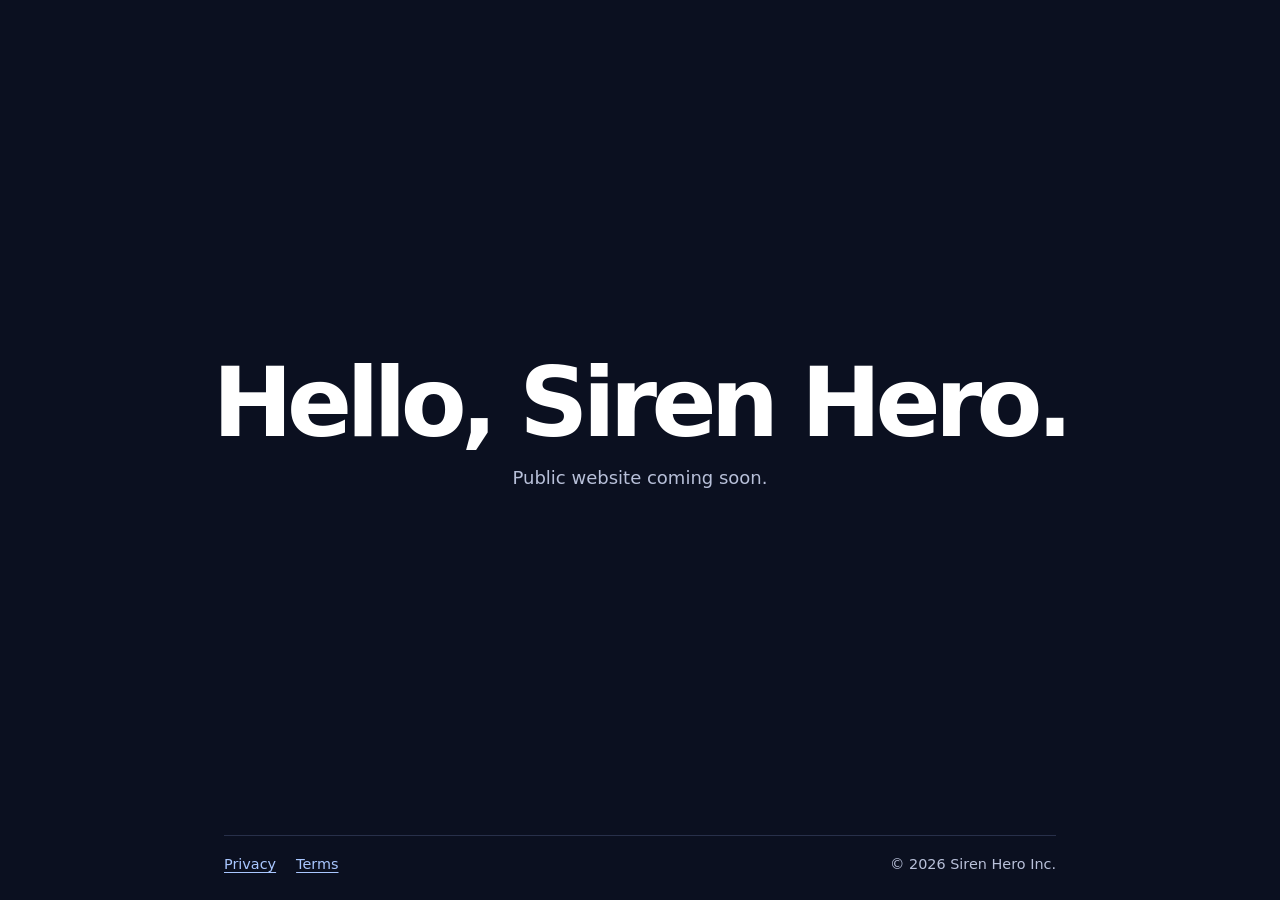
<file: index.html>
<!doctype html>
<html lang="en">
<head>
  <meta charset="utf-8" />
  <meta name="viewport" content="width=device-width, initial-scale=1" />
  <meta name="description" content="Siren Hero operational safety and dispatch tools." />
  <title>Siren Hero</title>
  <link rel="stylesheet" href="/styles.css" />
</head>
<body class="home">
  <main class="hero">
    <h1>Hello, Siren Hero.</h1>
    <p>Public website coming soon.</p>
  </main>

  <footer>
    <nav aria-label="Legal">
      <a href="/privacy">Privacy</a>
      <a href="/terms">Terms</a>
    </nav>
    <p>&copy; 2026 Siren Hero Inc.</p>
  </footer>
</body>
</html>
</file>
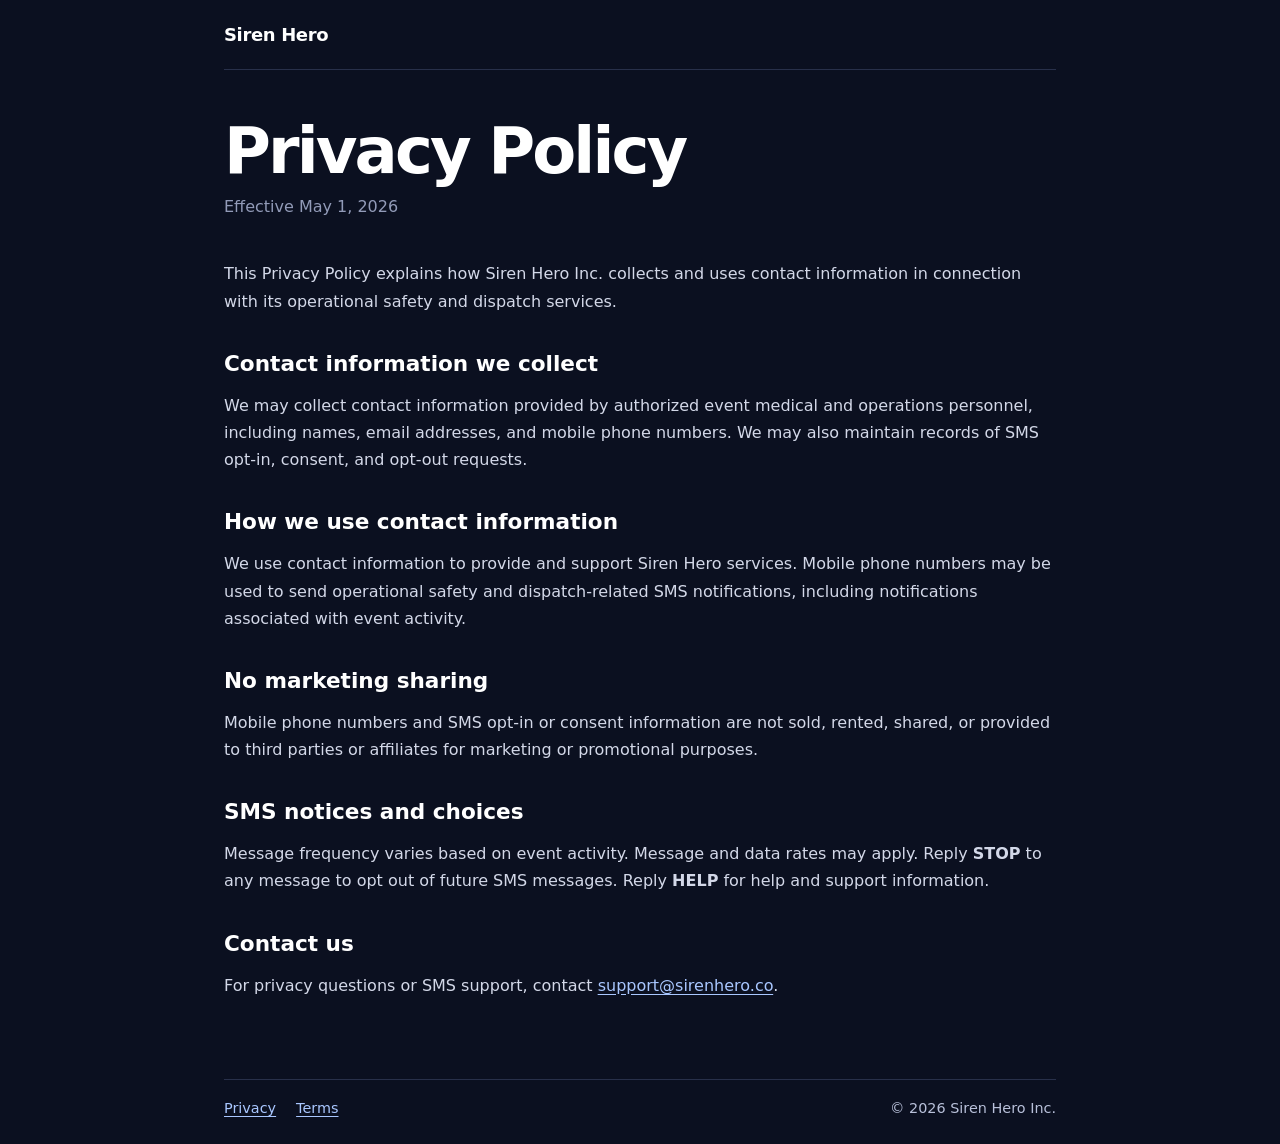
<file: privacy/index.html>
<!doctype html>
<html lang="en">
<head>
  <meta charset="utf-8" />
  <meta name="viewport" content="width=device-width, initial-scale=1" />
  <meta name="description" content="Siren Hero privacy policy." />
  <title>Privacy Policy | Siren Hero</title>
  <link rel="stylesheet" href="/styles.css" />
</head>
<body>
  <header class="site-header">
    <a href="/" aria-label="Siren Hero home">Siren Hero</a>
  </header>

  <main class="policy">
    <h1>Privacy Policy</h1>
    <p class="effective-date">Effective May 1, 2026</p>

    <p>This Privacy Policy explains how Siren Hero Inc. collects and uses contact information in connection with its operational safety and dispatch services.</p>

    <h2>Contact information we collect</h2>
    <p>We may collect contact information provided by authorized event medical and operations personnel, including names, email addresses, and mobile phone numbers. We may also maintain records of SMS opt-in, consent, and opt-out requests.</p>

    <h2>How we use contact information</h2>
    <p>We use contact information to provide and support Siren Hero services. Mobile phone numbers may be used to send operational safety and dispatch-related SMS notifications, including notifications associated with event activity.</p>

    <h2>No marketing sharing</h2>
    <p>Mobile phone numbers and SMS opt-in or consent information are not sold, rented, shared, or provided to third parties or affiliates for marketing or promotional purposes.</p>

    <h2>SMS notices and choices</h2>
    <p>Message frequency varies based on event activity. Message and data rates may apply. Reply <strong>STOP</strong> to any message to opt out of future SMS messages. Reply <strong>HELP</strong> for help and support information.</p>

    <h2>Contact us</h2>
    <p>For privacy questions or SMS support, contact <a href="mailto:support@sirenhero.co">support@sirenhero.co</a>.</p>
  </main>

  <footer>
    <nav aria-label="Legal">
      <a href="/privacy" aria-current="page">Privacy</a>
      <a href="/terms">Terms</a>
    </nav>
    <p>&copy; 2026 Siren Hero Inc.</p>
  </footer>
</body>
</html>
</file>
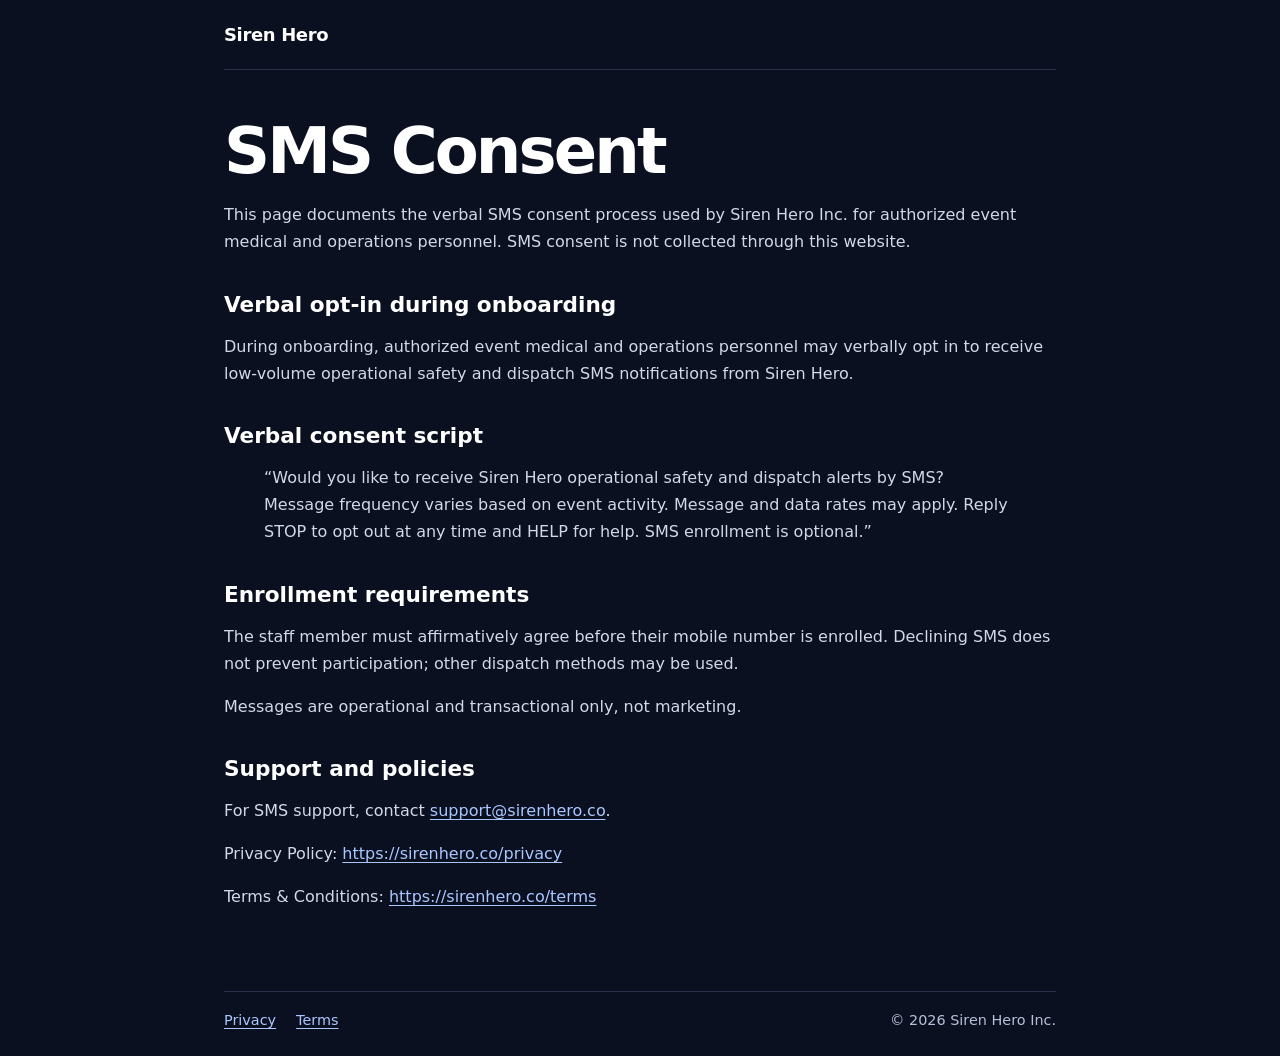
<file: sms-consent/index.html>
<!doctype html>
<html lang="en">
<head>
  <meta charset="utf-8" />
  <meta name="viewport" content="width=device-width, initial-scale=1" />
  <meta name="description" content="Siren Hero verbal SMS consent process." />
  <title>SMS Consent | Siren Hero</title>
  <link rel="stylesheet" href="/styles.css" />
</head>
<body>
  <header class="site-header">
    <a href="/" aria-label="Siren Hero home">Siren Hero</a>
  </header>

  <main class="policy">
    <h1>SMS Consent</h1>

    <p>This page documents the verbal SMS consent process used by Siren Hero Inc. for authorized event medical and operations personnel. SMS consent is not collected through this website.</p>

    <h2>Verbal opt-in during onboarding</h2>
    <p>During onboarding, authorized event medical and operations personnel may verbally opt in to receive low-volume operational safety and dispatch SMS notifications from Siren Hero.</p>

    <h2>Verbal consent script</h2>
    <blockquote>
      <p>“Would you like to receive Siren Hero operational safety and dispatch alerts by SMS? Message frequency varies based on event activity. Message and data rates may apply. Reply STOP to opt out at any time and HELP for help. SMS enrollment is optional.”</p>
    </blockquote>

    <h2>Enrollment requirements</h2>
    <p>The staff member must affirmatively agree before their mobile number is enrolled. Declining SMS does not prevent participation; other dispatch methods may be used.</p>
    <p>Messages are operational and transactional only, not marketing.</p>

    <h2>Support and policies</h2>
    <p>For SMS support, contact <a href="mailto:support@sirenhero.co">support@sirenhero.co</a>.</p>
    <p>Privacy Policy: <a href="https://sirenhero.co/privacy">https://sirenhero.co/privacy</a></p>
    <p>Terms &amp; Conditions: <a href="https://sirenhero.co/terms">https://sirenhero.co/terms</a></p>
  </main>

  <footer>
    <nav aria-label="Legal">
      <a href="/privacy">Privacy</a>
      <a href="/terms">Terms</a>
    </nav>
    <p>&copy; 2026 Siren Hero Inc.</p>
  </footer>
</body>
</html>
</file>
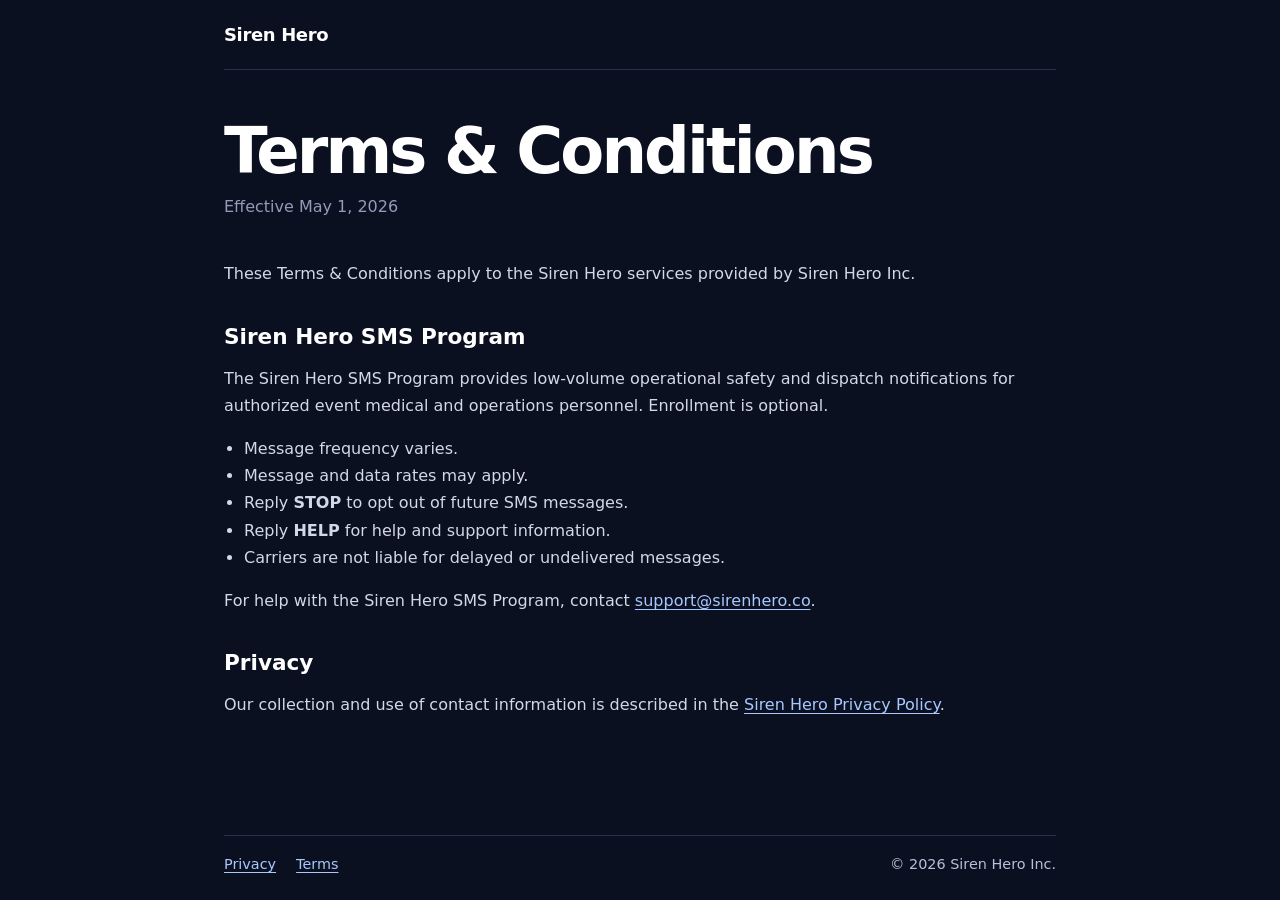
<file: terms/index.html>
<!doctype html>
<html lang="en">
<head>
  <meta charset="utf-8" />
  <meta name="viewport" content="width=device-width, initial-scale=1" />
  <meta name="description" content="Siren Hero terms and conditions." />
  <title>Terms &amp; Conditions | Siren Hero</title>
  <link rel="stylesheet" href="/styles.css" />
</head>
<body>
  <header class="site-header">
    <a href="/" aria-label="Siren Hero home">Siren Hero</a>
  </header>

  <main class="policy">
    <h1>Terms &amp; Conditions</h1>
    <p class="effective-date">Effective May 1, 2026</p>

    <p>These Terms &amp; Conditions apply to the Siren Hero services provided by Siren Hero Inc.</p>

    <h2>Siren Hero SMS Program</h2>
    <p>The Siren Hero SMS Program provides low-volume operational safety and dispatch notifications for authorized event medical and operations personnel. Enrollment is optional.</p>
    <ul>
      <li>Message frequency varies.</li>
      <li>Message and data rates may apply.</li>
      <li>Reply <strong>STOP</strong> to opt out of future SMS messages.</li>
      <li>Reply <strong>HELP</strong> for help and support information.</li>
      <li>Carriers are not liable for delayed or undelivered messages.</li>
    </ul>
    <p>For help with the Siren Hero SMS Program, contact <a href="mailto:support@sirenhero.co">support@sirenhero.co</a>.</p>

    <h2>Privacy</h2>
    <p>Our collection and use of contact information is described in the <a href="/privacy">Siren Hero Privacy Policy</a>.</p>
  </main>

  <footer>
    <nav aria-label="Legal">
      <a href="/privacy">Privacy</a>
      <a href="/terms" aria-current="page">Terms</a>
    </nav>
    <p>&copy; 2026 Siren Hero Inc.</p>
  </footer>
</body>
</html>
</file>
<file: styles.css>
:root {
  color-scheme: dark;
  font-family: system-ui, -apple-system, BlinkMacSystemFont, "Segoe UI", sans-serif;
  background: #0b1020;
  color: #ffffff;
}

* {
  box-sizing: border-box;
}

body {
  min-height: 100vh;
  margin: 0;
  display: flex;
  flex-direction: column;
  background: #0b1020;
  color: #ffffff;
}

a {
  color: #a9c7ff;
  text-underline-offset: 0.2em;
}

a:hover,
a:focus-visible {
  color: #ffffff;
}

.home .hero {
  flex: 1;
  display: grid;
  place-items: center;
  align-content: center;
  text-align: center;
  padding: 2rem;
}

.hero h1 {
  margin: 0 0 0.5rem;
  font-size: clamp(2.5rem, 8vw, 6rem);
  letter-spacing: -0.06em;
}

.hero p,
footer p {
  color: #b8c0d9;
}

.hero p {
  margin: 0;
  font-size: 1.125rem;
}

.site-header {
  width: min(100% - 2rem, 52rem);
  margin: 0 auto;
  padding: 1.5rem 0;
  border-bottom: 1px solid #28304a;
}

.site-header a {
  color: #ffffff;
  font-size: 1.125rem;
  font-weight: 700;
  letter-spacing: -0.02em;
  text-decoration: none;
}

.policy {
  width: min(100% - 2rem, 52rem);
  margin: 0 auto;
  padding: 3rem 0 4rem;
  flex: 1;
}

.policy h1 {
  margin: 0 0 0.5rem;
  font-size: clamp(2.25rem, 7vw, 4rem);
  letter-spacing: -0.045em;
  line-height: 1.05;
}

.policy h2 {
  margin: 2.25rem 0 0.75rem;
  font-size: 1.35rem;
}

.policy p,
.policy li {
  color: #d3d8e8;
  font-size: 1rem;
  line-height: 1.7;
}

.policy .effective-date {
  margin: 0 0 2.5rem;
  color: #929bb8;
}

.policy ul {
  padding-left: 1.25rem;
}

footer {
  width: min(100% - 2rem, 52rem);
  margin: 0 auto;
  padding: 1.25rem 0 1.75rem;
  display: flex;
  flex-wrap: wrap;
  align-items: center;
  justify-content: space-between;
  gap: 0.75rem 1.5rem;
  border-top: 1px solid #28304a;
  font-size: 0.9rem;
}

footer nav {
  display: flex;
  gap: 1.25rem;
}

footer p {
  margin: 0;
}
</file>
